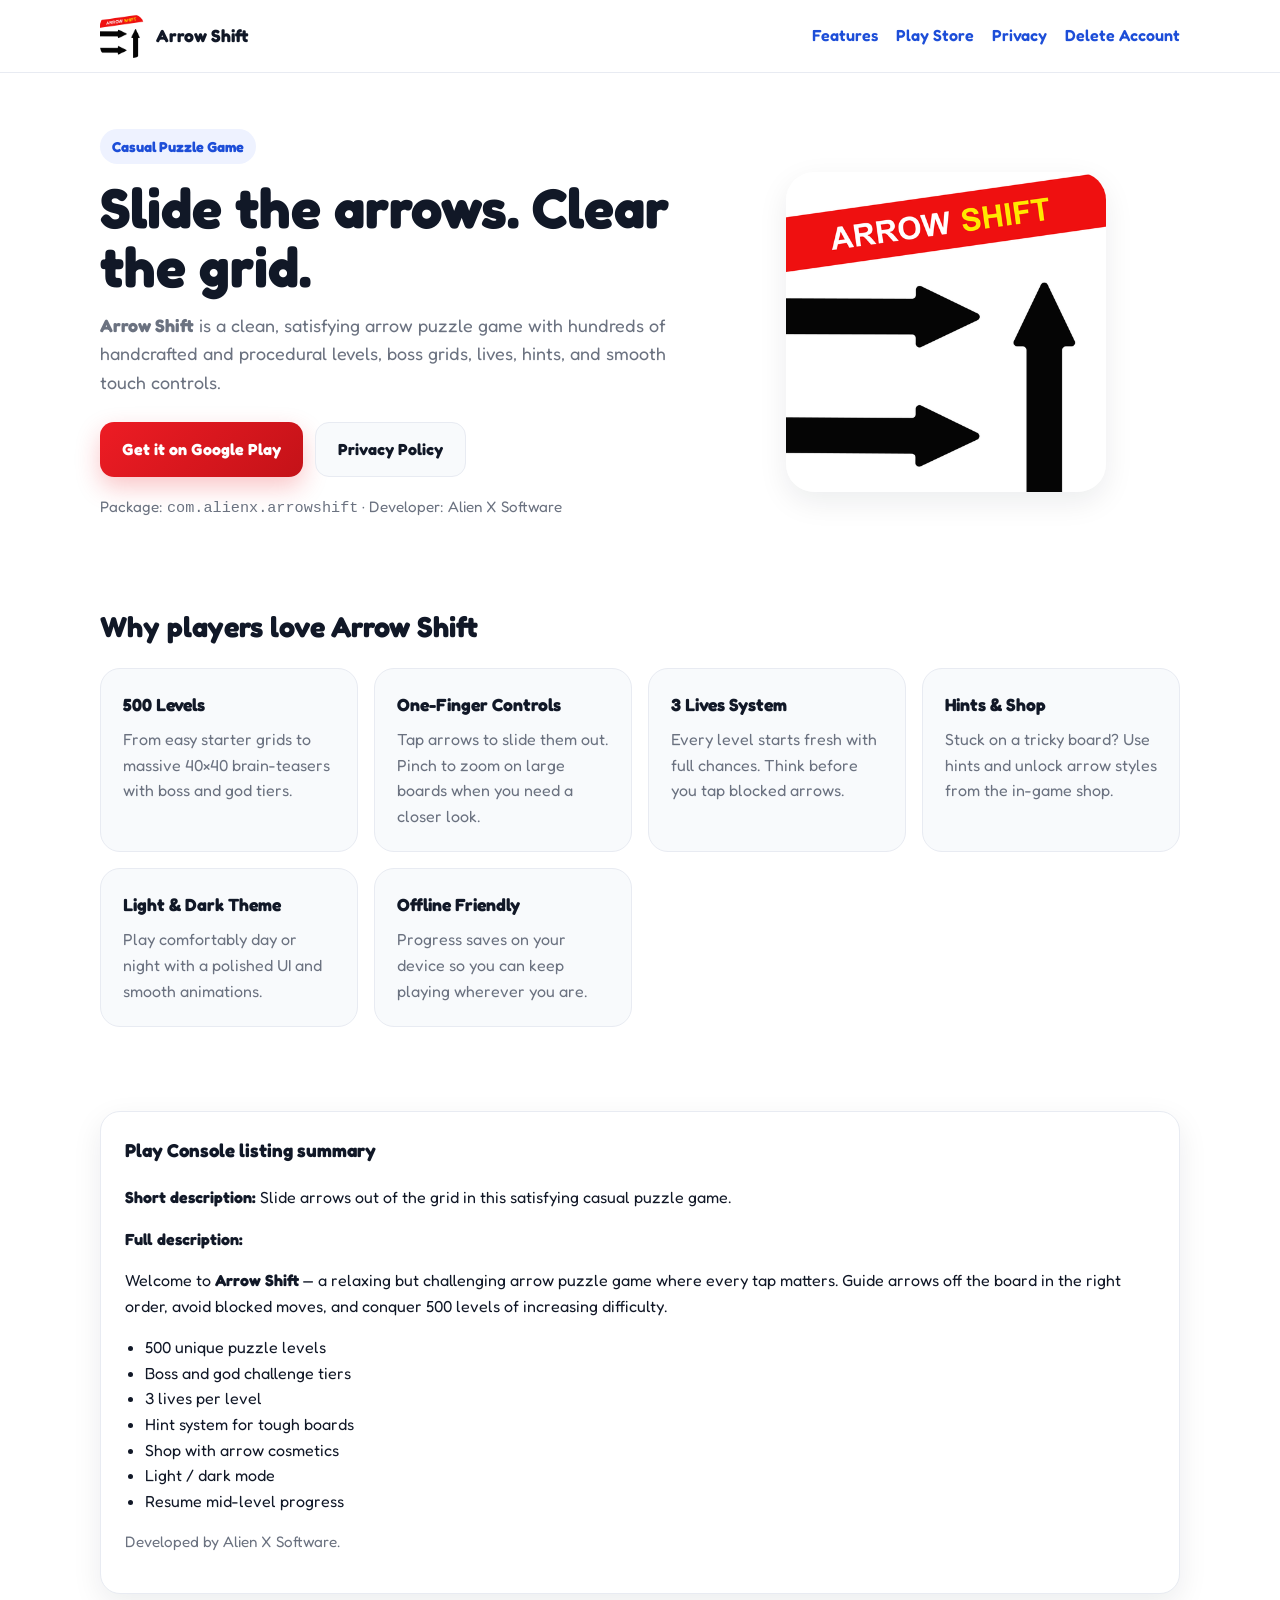
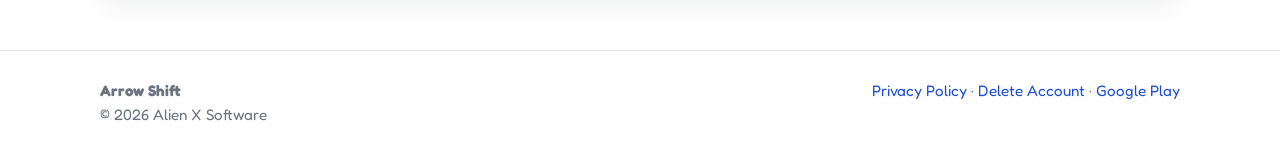
<file: index.html>
<!DOCTYPE html>
<html lang="en">
<head>
  <meta charset="UTF-8">
  <meta name="viewport" content="width=device-width, initial-scale=1.0">
  <title>Arrow Shift — Slide Arrows, Solve the Grid | Alien X Software</title>
  <meta name="description" content="Arrow Shift is a casual arrow puzzle game with 500 levels, boss challenges, lives, hints, and smooth one-finger controls. By Alien X Software.">
  <meta name="author" content="Alien X Software">
  <link rel="icon" type="image/png" href="assets/logo.png">
  <link rel="preconnect" href="https://fonts.googleapis.com">
  <link rel="preconnect" href="https://fonts.gstatic.com" crossorigin>
  <link href="https://fonts.googleapis.com/css2?family=Fredoka:wght@400;600;700;800&display=swap" rel="stylesheet">
  <link rel="stylesheet" href="styles.css">
</head>
<body>
  <header class="site-header">
    <div class="container nav">
      <a class="brand" href="index.html">
        <img src="assets/logo.png" alt="Arrow Shift logo">
        <strong>Arrow Shift</strong>
      </a>
      <nav class="nav-links">
        <a href="#features">Features</a>
        <a href="#listing">Play Store</a>
        <a href="privacy-policy.html">Privacy</a>
        <a href="delete-account.html">Delete Account</a>
      </nav>
    </div>
  </header>

  <main>
    <section class="hero">
      <div class="container hero-grid">
        <div>
          <span class="eyebrow">Casual Puzzle Game</span>
          <h1>Slide the arrows. Clear the grid.</h1>
          <p class="lead">
            <strong>Arrow Shift</strong> is a clean, satisfying arrow puzzle game with
            hundreds of handcrafted and procedural levels, boss grids, lives, hints,
            and smooth touch controls.
          </p>
          <div class="cta-row">
            <a class="btn btn-primary" href="https://play.google.com/store/apps/details?id=com.alienx.arrowshift" target="_blank" rel="noopener">
              Get it on Google Play
            </a>
            <a class="btn btn-secondary" href="privacy-policy.html">Privacy Policy</a>
          </div>
          <p class="meta">
            Package: <code>com.alienx.arrowshift</code> · Developer: Alien X Software
          </p>
        </div>
        <div>
          <img class="hero-logo" src="assets/logo.png" alt="Arrow Shift app icon">
        </div>
      </div>
    </section>

    <section class="section" id="features">
      <div class="container">
        <h2>Why players love Arrow Shift</h2>
        <div class="feature-grid">
          <article class="card">
            <h3>500 Levels</h3>
            <p>From easy starter grids to massive 40×40 brain-teasers with boss and god tiers.</p>
          </article>
          <article class="card">
            <h3>One-Finger Controls</h3>
            <p>Tap arrows to slide them out. Pinch to zoom on large boards when you need a closer look.</p>
          </article>
          <article class="card">
            <h3>3 Lives System</h3>
            <p>Every level starts fresh with full chances. Think before you tap blocked arrows.</p>
          </article>
          <article class="card">
            <h3>Hints & Shop</h3>
            <p>Stuck on a tricky board? Use hints and unlock arrow styles from the in-game shop.</p>
          </article>
          <article class="card">
            <h3>Light & Dark Theme</h3>
            <p>Play comfortably day or night with a polished UI and smooth animations.</p>
          </article>
          <article class="card">
            <h3>Offline Friendly</h3>
            <p>Progress saves on your device so you can keep playing wherever you are.</p>
          </article>
        </div>
      </div>
    </section>

    <section class="section" id="listing">
      <div class="container">
        <div class="listing-box">
          <h3>Play Console listing summary</h3>
          <p><strong>Short description:</strong> Slide arrows out of the grid in this satisfying casual puzzle game.</p>
          <p><strong>Full description:</strong></p>
          <p>
            Welcome to <strong>Arrow Shift</strong> — a relaxing but challenging arrow puzzle game
            where every tap matters. Guide arrows off the board in the right order, avoid blocked moves,
            and conquer 500 levels of increasing difficulty.
          </p>
          <ul>
            <li>500 unique puzzle levels</li>
            <li>Boss and god challenge tiers</li>
            <li>3 lives per level</li>
            <li>Hint system for tough boards</li>
            <li>Shop with arrow cosmetics</li>
            <li>Light / dark mode</li>
            <li>Resume mid-level progress</li>
          </ul>
          <p class="meta">Developed by Alien X Software.</p>
        </div>
      </div>
    </section>
  </main>

  <footer class="site-footer">
    <div class="container footer-grid">
      <div>
        <strong>Arrow Shift</strong><br>
        © 2026 Alien X Software
      </div>
      <div>
        <a href="privacy-policy.html">Privacy Policy</a> ·
        <a href="delete-account.html">Delete Account</a> ·
        <a href="https://play.google.com/store/apps/details?id=com.alienx.arrowshift" target="_blank" rel="noopener">Google Play</a>
      </div>
    </div>
  </footer>
</body>
</html>
</file>
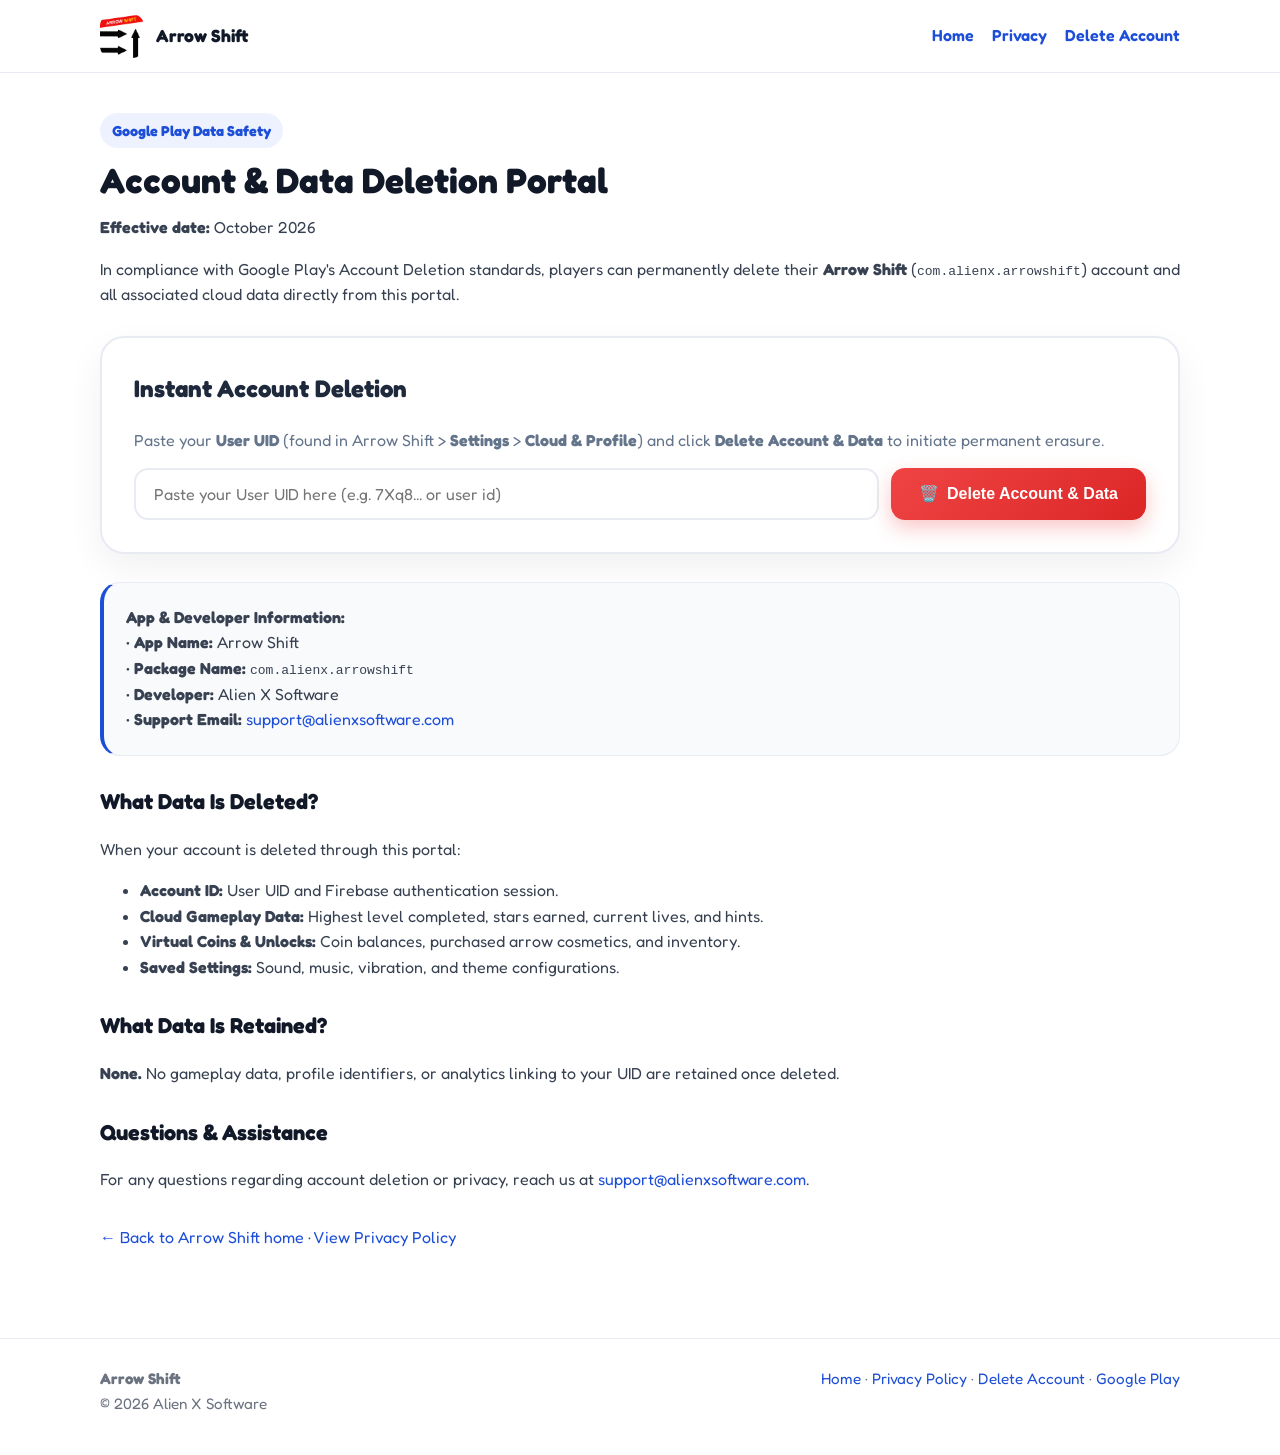
<file: delete-account.html>
<!DOCTYPE html>
<html lang="en">
<head>
  <meta charset="UTF-8">
  <meta name="viewport" content="width=device-width, initial-scale=1.0">
  <title>Account & Data Deletion — Arrow Shift | Alien X Software</title>
  <meta name="description" content="Request immediate deletion of your Arrow Shift account and associated gameplay data. Compliant with Google Play data safety standards.">
  <link rel="icon" type="image/png" href="assets/logo.png">
  <link rel="preconnect" href="https://fonts.googleapis.com">
  <link rel="preconnect" href="https://fonts.gstatic.com" crossorigin>
  <link href="https://fonts.googleapis.com/css2?family=Fredoka:wght@400;600;700;800&display=swap" rel="stylesheet">
  <link rel="stylesheet" href="styles.css">
  <style>
    /* Custom interactive deletion portal styles */
    .portal-card {
      background: #ffffff;
      border: 2px solid var(--line);
      border-radius: 24px;
      padding: 32px;
      box-shadow: 0 14px 36px rgba(0, 0, 0, 0.06);
      margin: 28px 0;
    }
    .input-group {
      display: flex;
      gap: 12px;
      flex-wrap: wrap;
      margin-top: 14px;
    }
    .uid-field {
      flex: 1;
      min-width: 260px;
      padding: 14px 18px;
      border: 2px solid var(--line);
      border-radius: 14px;
      font-family: inherit;
      font-size: 1rem;
      outline: none;
      transition: border-color 0.2s, box-shadow 0.2s;
    }
    .uid-field:focus {
      border-color: var(--blue);
      box-shadow: 0 0 0 4px rgba(29, 78, 216, 0.12);
    }
    .btn-delete {
      background: linear-gradient(135deg, #ef4444, #dc2626);
      color: #ffffff;
      padding: 14px 28px;
      border-radius: 14px;
      font-weight: 800;
      font-size: 1rem;
      border: none;
      cursor: pointer;
      display: inline-flex;
      align-items: center;
      gap: 8px;
      box-shadow: 0 8px 20px rgba(239, 68, 68, 0.3);
      transition: transform 0.15s, opacity 0.15s;
    }
    .btn-delete:hover {
      transform: translateY(-1px);
      opacity: 0.95;
    }
    .btn-delete:active {
      transform: translateY(1px);
    }

    /* Modal Overlay */
    .modal-overlay {
      position: fixed;
      top: 0;
      left: 0;
      width: 100vw;
      height: 100vh;
      background: rgba(15, 23, 42, 0.7);
      backdrop-filter: blur(6px);
      display: none;
      align-items: center;
      justify-content: center;
      z-index: 1000;
      padding: 20px;
    }
    .modal-overlay.active {
      display: flex;
      animation: fadeIn 0.2s ease-out;
    }
    .modal-box {
      background: #ffffff;
      max-width: 480px;
      width: 100%;
      border-radius: 28px;
      padding: 32px 28px;
      box-shadow: 0 25px 50px -12px rgba(0, 0, 0, 0.35);
      text-align: center;
      position: relative;
      animation: popUp 0.25s cubic-bezier(0.175, 0.885, 0.32, 1.275);
    }
    .modal-icon {
      width: 72px;
      height: 72px;
      border-radius: 50%;
      display: flex;
      align-items: center;
      justify-content: center;
      margin: 0 auto 18px;
      font-size: 36px;
    }
    .icon-warn {
      background: #fef2f2;
      color: #ef4444;
      border: 3px solid #fecaca;
    }
    .icon-success {
      background: #f0fdf4;
      color: #16a34a;
      border: 3px solid #bbf7d0;
    }
    .modal-title {
      font-size: 1.45rem;
      font-weight: 800;
      margin: 0 0 10px;
      color: #0f172a;
    }
    .modal-desc {
      font-size: 0.98rem;
      color: #475569;
      line-height: 1.5;
      margin: 0 0 24px;
    }
    .modal-actions {
      display: flex;
      gap: 12px;
      justify-content: center;
    }
    .btn-cancel {
      background: #f1f5f9;
      color: #475569;
      padding: 12px 22px;
      border-radius: 12px;
      font-weight: 700;
      border: none;
      cursor: pointer;
      font-size: 0.95rem;
    }
    .btn-cancel:hover {
      background: #e2e8f0;
    }
    .btn-confirm {
      background: #dc2626;
      color: #ffffff;
      padding: 12px 24px;
      border-radius: 12px;
      font-weight: 800;
      border: none;
      cursor: pointer;
      font-size: 0.95rem;
    }
    .btn-confirm:hover {
      background: #b91c1c;
    }
    .btn-ok {
      background: var(--blue);
      color: #ffffff;
      padding: 14px 32px;
      border-radius: 14px;
      font-weight: 800;
      border: none;
      cursor: pointer;
      font-size: 1rem;
      width: 100%;
    }

    /* 10-Second Progress Card */
    .progress-card {
      display: none;
      background: #f8fafc;
      border: 2px dashed #cbd5e1;
      border-radius: 20px;
      padding: 24px;
      margin-top: 20px;
      text-align: center;
    }
    .progress-card.active {
      display: block;
      animation: fadeIn 0.3s ease;
    }
    .progress-bar-bg {
      width: 100%;
      height: 14px;
      background: #e2e8f0;
      border-radius: 999px;
      overflow: hidden;
      margin: 16px 0 12px;
    }
    .progress-bar-fill {
      height: 100%;
      width: 0%;
      background: linear-gradient(90deg, #ef4444, #f59e0b, #10b981);
      border-radius: 999px;
      transition: width 1s linear;
    }
    .step-log {
      font-size: 0.9rem;
      color: #64748b;
      margin: 8px 0 0;
      font-weight: 600;
    }

    @keyframes fadeIn {
      from { opacity: 0; }
      to { opacity: 1; }
    }
    @keyframes popUp {
      from { transform: scale(0.9); opacity: 0; }
      to { transform: scale(1); opacity: 1; }
    }
  </style>
</head>
<body>
  <header class="site-header">
    <div class="container nav">
      <a class="brand" href="index.html">
        <img src="assets/logo.png" alt="Arrow Shift logo">
        <strong>Arrow Shift</strong>
      </a>
      <nav class="nav-links">
        <a href="index.html">Home</a>
        <a href="privacy-policy.html">Privacy</a>
        <a href="delete-account.html">Delete Account</a>
      </nav>
    </div>
  </header>

  <main class="policy">
    <div class="container">
      <span class="eyebrow">Google Play Data Safety</span>
      <h1>Account & Data Deletion Portal</h1>
      <p><strong>Effective date:</strong> October 2026</p>
      <p>
        In compliance with Google Play's Account Deletion standards, players can permanently delete their
        <strong>Arrow Shift</strong> (<code>com.alienx.arrowshift</code>) account and all associated cloud data
        directly from this portal.
      </p>

      <!-- Live Deletion Tool Card -->
      <div class="portal-card">
        <h2 style="margin-top: 0; font-size: 1.5rem; color: #1e293b;">Instant Account Deletion</h2>
        <p style="color: #64748b; margin-bottom: 8px;">
          Paste your <strong>User UID</strong> (found in Arrow Shift > <strong>Settings</strong> > <strong>Cloud & Profile</strong>) 
          and click <strong>Delete Account & Data</strong> to initiate permanent erasure.
        </p>

        <div class="input-group">
          <input 
            type="text" 
            id="uidInput" 
            class="uid-field" 
            placeholder="Paste your User UID here (e.g. 7Xq8... or user id)"
            spellcheck="false"
          >
          <button 
            type="button" 
            class="btn-delete" 
            id="btnStartDelete"
            onclick="promptConfirmDeletion()"
          >
            <span>🗑️</span>
            <span>Delete Account & Data</span>
          </button>
        </div>

        <!-- 10-Second Countdown & Progress Box -->
        <div id="progressBox" class="progress-card">
          <div style="font-size: 1.15rem; font-weight: 800; color: #0f172a;" id="countdownText">
            Deleting account in <span id="timerSec" style="color: #ef4444; font-size: 1.3rem;">10</span> seconds...
          </div>
          <div class="progress-bar-bg">
            <div id="progressFill" class="progress-bar-fill"></div>
          </div>
          <p id="stepLog" class="step-log">Connecting to cloud database...</p>
        </div>

        <!-- Success notice if already deleted -->
        <div id="deletedBadge" style="display: none; margin-top: 18px; padding: 14px; background: #ecfdf5; border-radius: 12px; border: 1px solid #a7f3d0; color: #065f46;">
          <strong>✅ Account & data deleted successfully.</strong> The cloud records for this UID have been purged. Please uninstall the app to clear local cache.
        </div>
      </div>

      <div class="card" style="margin: 24px 0; border-left: 4px solid var(--blue);">
        <p><strong>App & Developer Information:</strong></p>
        <p>• <strong>App Name:</strong> Arrow Shift</p>
        <p>• <strong>Package Name:</strong> <code>com.alienx.arrowshift</code></p>
        <p>• <strong>Developer:</strong> Alien X Software</p>
        <p>• <strong>Support Email:</strong> <a href="mailto:support@alienxsoftware.com">support@alienxsoftware.com</a></p>
      </div>

      <h2>What Data Is Deleted?</h2>
      <p>When your account is deleted through this portal:</p>
      <ul>
        <li><strong>Account ID:</strong> User UID and Firebase authentication session.</li>
        <li><strong>Cloud Gameplay Data:</strong> Highest level completed, stars earned, current lives, and hints.</li>
        <li><strong>Virtual Coins & Unlocks:</strong> Coin balances, purchased arrow cosmetics, and inventory.</li>
        <li><strong>Saved Settings:</strong> Sound, music, vibration, and theme configurations.</li>
      </ul>

      <h2>What Data Is Retained?</h2>
      <p>
        <strong>None.</strong> No gameplay data, profile identifiers, or analytics linking to your UID are retained once deleted.
      </p>

      <h2>Questions & Assistance</h2>
      <p>
        For any questions regarding account deletion or privacy, reach us at 
        <a href="mailto:support@alienxsoftware.com">support@alienxsoftware.com</a>.
      </p>

      <p style="margin-top: 32px;">
        <a href="index.html">← Back to Arrow Shift home</a> · 
        <a href="privacy-policy.html">View Privacy Policy</a>
      </p>
    </div>
  </main>

  <!-- MODAL 1: CONFIRMATION -->
  <div id="confirmModal" class="modal-overlay">
    <div class="modal-box">
      <div class="modal-icon icon-warn">⚠️</div>
      <h3 class="modal-title">Delete Account & Data?</h3>
      <p class="modal-desc">
        Are you sure you want to permanently delete your Arrow Shift account and all associated data for UID:<br>
        <strong id="confirmUidDisplay" style="color: #ef4444; word-break: break-all;">[UID]</strong><br><br>
        <strong>Warning:</strong> All levels, stars, coins, and unlocks will be permanently lost and cannot be recovered.
      </p>
      <div class="modal-actions">
        <button type="button" class="btn-cancel" onclick="closeConfirmModal()">Cancel</button>
        <button type="button" class="btn-confirm" onclick="start10SecondDeletion()">Yes, Delete Account</button>
      </div>
    </div>
  </div>

  <!-- MODAL 2: SUCCESS & UNINSTALL PROMPT -->
  <div id="uninstallModal" class="modal-overlay">
    <div class="modal-box">
      <div class="modal-icon icon-success">✅</div>
      <h3 class="modal-title">Account Successfully Deleted!</h3>
      <p class="modal-desc" style="color: #1e293b;">
        All cloud data, levels, coins, and records associated with your account have been <strong>permanently deleted</strong> from our servers.
      </p>
      <div style="background: #fef2f2; border: 2px dashed #fca5a5; border-radius: 16px; padding: 14px; margin-bottom: 24px; text-align: left;">
        <div style="font-weight: 800; color: #b91c1c; margin-bottom: 4px;">📲 Important Next Step:</div>
        <div style="font-size: 0.92rem; color: #7f1d1d; line-height: 1.4;">
          <strong>Please uninstall the Arrow Shift app</strong> from your phone now. This will completely remove any locally cached files, scores, and offline tokens from your device.
        </div>
      </div>
      <button type="button" class="btn-ok" onclick="closeUninstallModal()">OK, Got It</button>
    </div>
  </div>

  <footer class="site-footer">
    <div class="container footer-grid">
      <div>
        <strong>Arrow Shift</strong><br>
        © 2026 Alien X Software
      </div>
      <div>
        <a href="index.html">Home</a> ·
        <a href="privacy-policy.html">Privacy Policy</a> ·
        <a href="delete-account.html">Delete Account</a> ·
        <a href="https://play.google.com/store/apps/details?id=com.alienx.arrowshift" target="_blank" rel="noopener">Google Play</a>
      </div>
    </div>
  </footer>

  <script>
    // Automatically read ?uid=... parameter if redirected from app
    window.addEventListener('DOMContentLoaded', () => {
      const urlParams = new URLSearchParams(window.location.search);
      const uidFromUrl = urlParams.get('uid');
      if (uidFromUrl) {
        document.getElementById('uidInput').value = uidFromUrl;
      }
    });

    const confirmModal = document.getElementById('confirmModal');
    const uninstallModal = document.getElementById('uninstallModal');
    const progressBox = document.getElementById('progressBox');
    const progressFill = document.getElementById('progressFill');
    const timerSec = document.getElementById('timerSec');
    const stepLog = document.getElementById('stepLog');
    const deletedBadge = document.getElementById('deletedBadge');
    const btnStartDelete = document.getElementById('btnStartDelete');
    const uidInput = document.getElementById('uidInput');

    let currentTargetUid = '';
    let deletionTimer = null;

    // STEP 1: Show Confirmation Popup
    function promptConfirmDeletion() {
      const uid = uidInput.value.trim();
      if (!uid) {
        alert('Please enter or paste your User UID from Arrow Shift settings.');
        uidInput.focus();
        return;
      }

      currentTargetUid = uid;
      document.getElementById('confirmUidDisplay').textContent = uid;
      confirmModal.classList.add('active');
    }

    function closeConfirmModal() {
      confirmModal.classList.remove('active');
    }

    // STEP 2: 10-Second Deletion Progress
    function start10SecondDeletion() {
      closeConfirmModal();

      btnStartDelete.disabled = true;
      btnStartDelete.style.opacity = '0.5';
      uidInput.disabled = true;
      progressBox.classList.add('active');

      let remaining = 10;
      progressFill.style.width = '0%';
      timerSec.textContent = remaining;

      const steps = [
        { sec: 9, text: '🔍 Connecting to Arrow Shift cloud database...' },
        { sec: 7, text: '🗑️ Removing unlocked levels, stars & high scores...' },
        { sec: 5, text: '🪙 Purging coins, shop unlocks & inventory...' },
        { sec: 3, text: '🔒 Revoking authentication tokens & cloud UID...' },
        { sec: 1, text: '✨ Finalizing permanent database wipe...' },
      ];

      deletionTimer = setInterval(() => {
        remaining--;
        timerSec.textContent = remaining;
        const progressPercent = ((10 - remaining) / 10) * 100;
        progressFill.style.width = progressPercent + '%';

        // Update status text
        const step = steps.find(s => s.sec === remaining);
        if (step) {
          stepLog.textContent = step.text;
        }

        if (remaining <= 0) {
          clearInterval(deletionTimer);
          completeDeletion();
        }
      }, 1000);
    }

    // STEP 3: Complete Deletion & Show Uninstall Popup
    function completeDeletion() {
      progressBox.classList.remove('active');
      deletedBadge.style.display = 'block';
      btnStartDelete.disabled = false;
      btnStartDelete.style.opacity = '1';
      uidInput.disabled = false;
      uidInput.value = '';

      // Trigger second popup: Please Uninstall App
      uninstallModal.classList.add('active');
    }

    function closeUninstallModal() {
      uninstallModal.classList.remove('active');
    }
  </script>
</body>
</html>
</file>
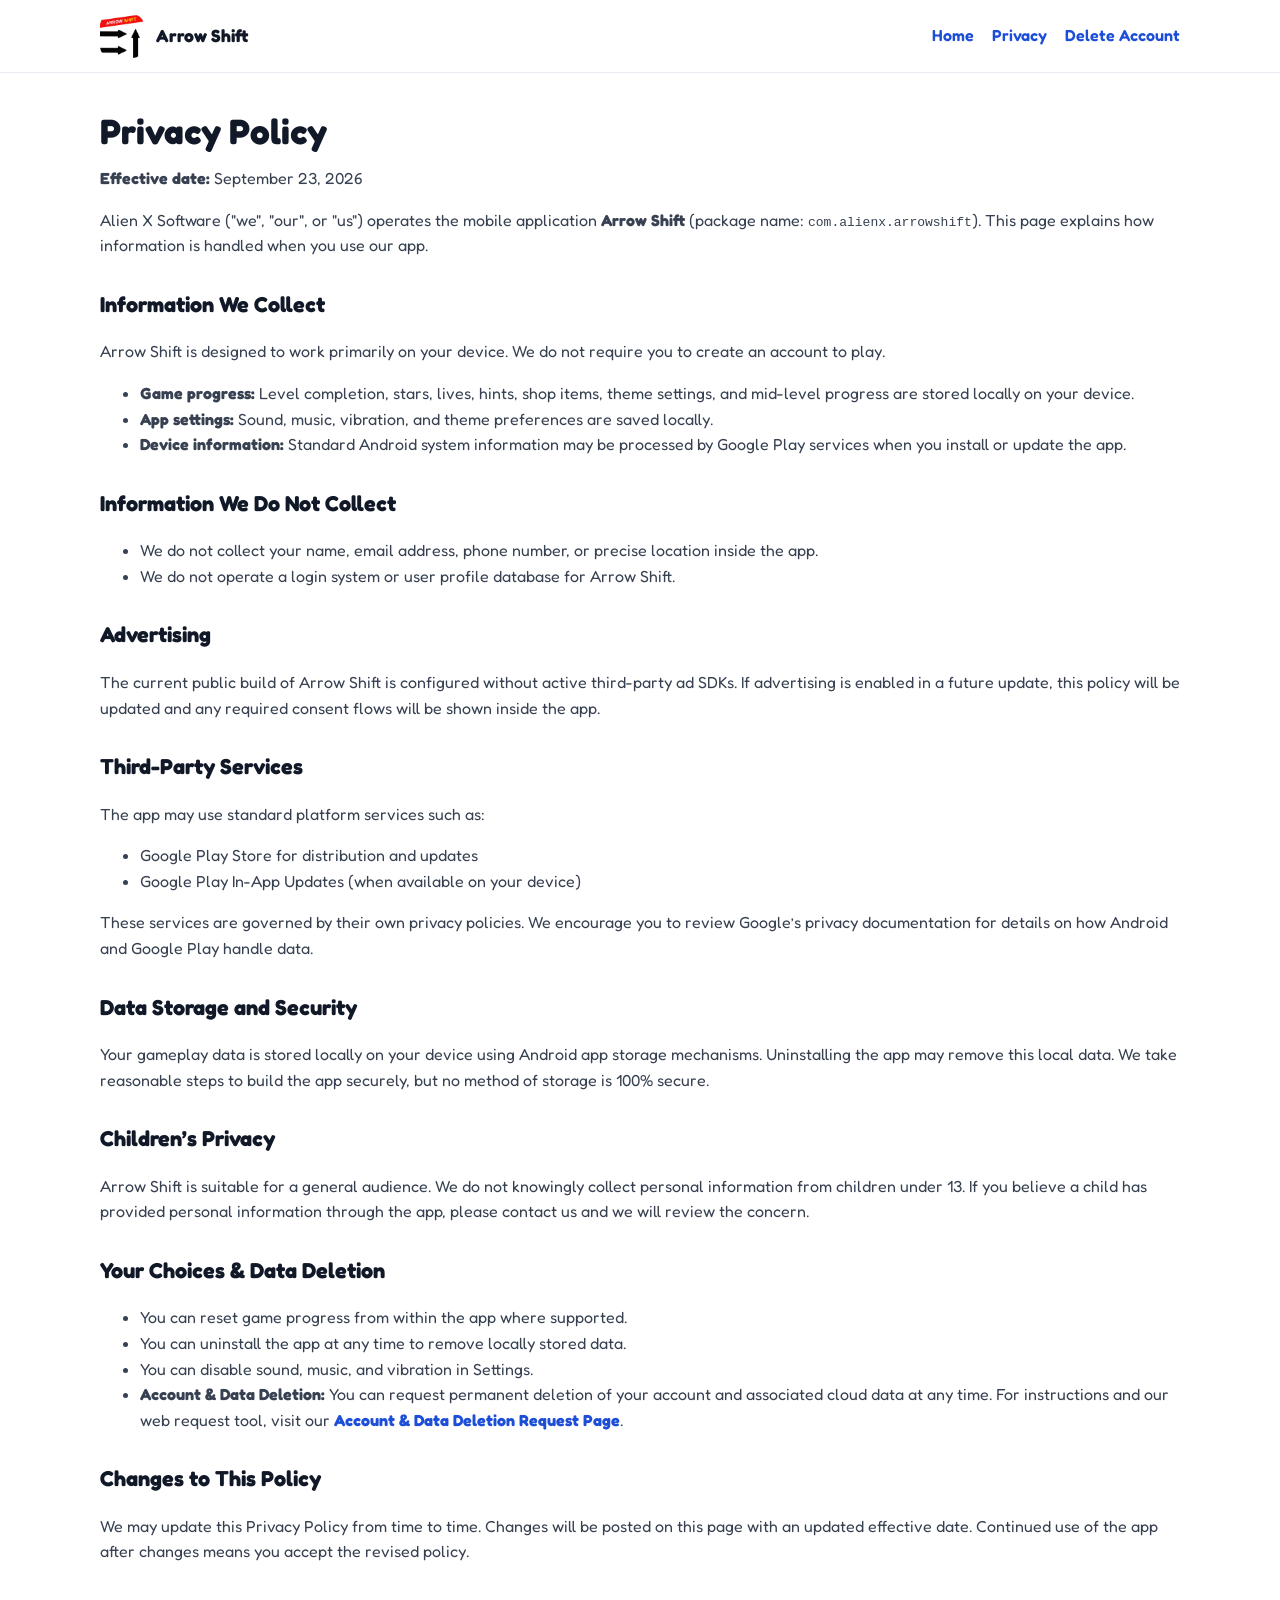
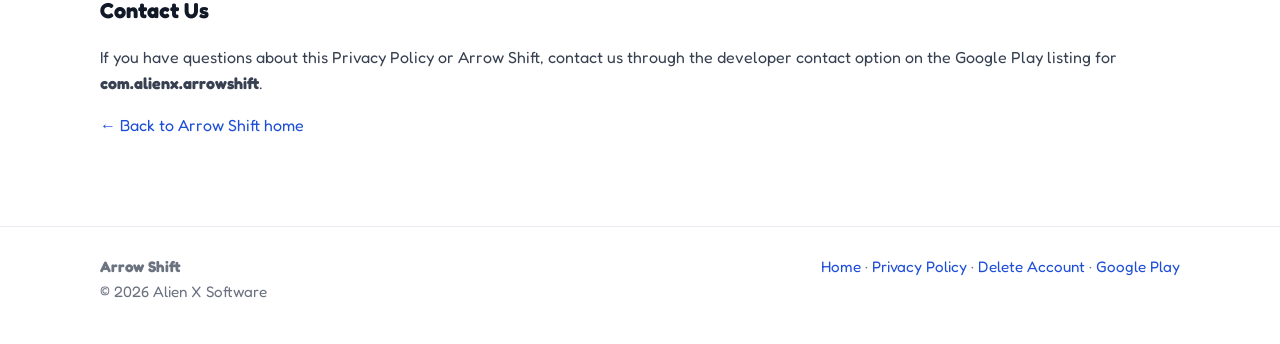
<file: privacy-policy.html>
<!DOCTYPE html>
<html lang="en">
<head>
  <meta charset="UTF-8">
  <meta name="viewport" content="width=device-width, initial-scale=1.0">
  <title>Privacy Policy — Arrow Shift | Alien X Software</title>
  <meta name="description" content="Privacy Policy for Arrow Shift by Alien X Software.">
  <link rel="icon" type="image/png" href="assets/logo.png">
  <link rel="preconnect" href="https://fonts.googleapis.com">
  <link rel="preconnect" href="https://fonts.gstatic.com" crossorigin>
  <link href="https://fonts.googleapis.com/css2?family=Fredoka:wght@400;600;700;800&display=swap" rel="stylesheet">
  <link rel="stylesheet" href="styles.css">
</head>
<body>
  <header class="site-header">
    <div class="container nav">
      <a class="brand" href="index.html">
        <img src="assets/logo.png" alt="Arrow Shift logo">
        <strong>Arrow Shift</strong>
      </a>
      <nav class="nav-links">
        <a href="index.html">Home</a>
        <a href="privacy-policy.html">Privacy</a>
        <a href="delete-account.html">Delete Account</a>
      </nav>
    </div>
  </header>

  <main class="policy">
    <div class="container">
      <h1>Privacy Policy</h1>
      <p><strong>Effective date:</strong> September 23, 2026</p>
      <p>
        Alien X Software ("we", "our", or "us") operates the mobile application
        <strong>Arrow Shift</strong> (package name: <code>com.alienx.arrowshift</code>).
        This page explains how information is handled when you use our app.
      </p>

      <h2>Information We Collect</h2>
      <p>
        Arrow Shift is designed to work primarily on your device. We do not require you to
        create an account to play.
      </p>
      <ul>
        <li><strong>Game progress:</strong> Level completion, stars, lives, hints, shop items, theme settings, and mid-level progress are stored locally on your device.</li>
        <li><strong>App settings:</strong> Sound, music, vibration, and theme preferences are saved locally.</li>
        <li><strong>Device information:</strong> Standard Android system information may be processed by Google Play services when you install or update the app.</li>
      </ul>

      <h2>Information We Do Not Collect</h2>
      <ul>
        <li>We do not collect your name, email address, phone number, or precise location inside the app.</li>
        <li>We do not operate a login system or user profile database for Arrow Shift.</li>
      </ul>

      <h2>Advertising</h2>
      <p>
        The current public build of Arrow Shift is configured without active third-party ad SDKs.
        If advertising is enabled in a future update, this policy will be updated and any required
        consent flows will be shown inside the app.
      </p>

      <h2>Third-Party Services</h2>
      <p>The app may use standard platform services such as:</p>
      <ul>
        <li>Google Play Store for distribution and updates</li>
        <li>Google Play In-App Updates (when available on your device)</li>
      </ul>
      <p>
        These services are governed by their own privacy policies. We encourage you to review
        Google’s privacy documentation for details on how Android and Google Play handle data.
      </p>

      <h2>Data Storage and Security</h2>
      <p>
        Your gameplay data is stored locally on your device using Android app storage mechanisms.
        Uninstalling the app may remove this local data. We take reasonable steps to build the app
        securely, but no method of storage is 100% secure.
      </p>

      <h2>Children’s Privacy</h2>
      <p>
        Arrow Shift is suitable for a general audience. We do not knowingly collect personal
        information from children under 13. If you believe a child has provided personal information
        through the app, please contact us and we will review the concern.
      </p>

      <h2>Your Choices & Data Deletion</h2>
      <ul>
        <li>You can reset game progress from within the app where supported.</li>
        <li>You can uninstall the app at any time to remove locally stored data.</li>
        <li>You can disable sound, music, and vibration in Settings.</li>
        <li>
          <strong>Account & Data Deletion:</strong> You can request permanent deletion of your account and associated cloud data at any time.
          For instructions and our web request tool, visit our 
          <a href="delete-account.html"><strong>Account & Data Deletion Request Page</strong></a>.
        </li>
      </ul>

      <h2>Changes to This Policy</h2>
      <p>
        We may update this Privacy Policy from time to time. Changes will be posted on this page
        with an updated effective date. Continued use of the app after changes means you accept the
        revised policy.
      </p>

      <h2>Contact Us</h2>
      <p>
        If you have questions about this Privacy Policy or Arrow Shift, contact us through the
        developer contact option on the Google Play listing for
        <strong>com.alienx.arrowshift</strong>.
      </p>

      <p><a href="index.html">← Back to Arrow Shift home</a></p>
    </div>
  </main>

  <footer class="site-footer">
    <div class="container footer-grid">
      <div>
        <strong>Arrow Shift</strong><br>
        © 2026 Alien X Software
      </div>
      <div>
        <a href="index.html">Home</a> ·
        <a href="privacy-policy.html">Privacy Policy</a> ·
        <a href="delete-account.html">Delete Account</a> ·
        <a href="https://play.google.com/store/apps/details?id=com.alienx.arrowshift" target="_blank" rel="noopener">Google Play</a>
      </div>
    </div>
  </footer>
</body>
</html>
</file>
<file: styles.css>
:root {
  --bg: #ffffff;
  --surface: #f8fafc;
  --text: #111827;
  --muted: #6b7280;
  --line: #e8ebf2;
  --blue: #1d4ed8;
  --blue-soft: #eef2ff;
  --red: #ed1c24;
  --yellow: #fbbf24;
  --radius: 20px;
  --shadow: 0 10px 30px rgba(17, 24, 39, 0.08);
}

* {
  box-sizing: border-box;
}

html {
  scroll-behavior: smooth;
}

body {
  margin: 0;
  font-family: "Fredoka", "Segoe UI", sans-serif;
  color: var(--text);
  background: var(--bg);
  line-height: 1.6;
}

a {
  color: var(--blue);
  text-decoration: none;
}

a:hover {
  text-decoration: underline;
}

img {
  max-width: 100%;
  display: block;
}

.container {
  width: min(1080px, calc(100% - 32px));
  margin: 0 auto;
}

.site-header {
  position: sticky;
  top: 0;
  z-index: 10;
  backdrop-filter: blur(12px);
  background: rgba(255, 255, 255, 0.92);
  border-bottom: 1px solid var(--line);
}

.nav {
  display: flex;
  align-items: center;
  justify-content: space-between;
  gap: 16px;
  padding: 14px 0;
}

.brand {
  display: flex;
  align-items: center;
  gap: 12px;
  color: inherit;
  text-decoration: none;
}

.brand img {
  width: 44px;
  height: 44px;
  border-radius: 12px;
}

.brand strong {
  font-size: 1.1rem;
}

.nav-links {
  display: flex;
  gap: 18px;
  flex-wrap: wrap;
  font-weight: 600;
}

.hero {
  padding: 56px 0 40px;
}

.hero-grid {
  display: grid;
  grid-template-columns: 1.1fr 0.9fr;
  gap: 40px;
  align-items: center;
}

.hero-logo {
  width: min(320px, 100%);
  margin: 0 auto;
  border-radius: 28px;
  box-shadow: var(--shadow);
}

.eyebrow {
  display: inline-block;
  padding: 6px 12px;
  border-radius: 999px;
  background: var(--blue-soft);
  color: var(--blue);
  font-weight: 700;
  font-size: 0.9rem;
  margin-bottom: 14px;
}

h1 {
  font-size: clamp(2.2rem, 5vw, 3.5rem);
  line-height: 1.05;
  margin: 0 0 16px;
}

.lead {
  font-size: 1.12rem;
  color: var(--muted);
  margin: 0 0 24px;
}

.cta-row {
  display: flex;
  flex-wrap: wrap;
  gap: 12px;
  margin-bottom: 18px;
}

.btn {
  display: inline-flex;
  align-items: center;
  justify-content: center;
  gap: 8px;
  padding: 14px 22px;
  border-radius: 14px;
  font-weight: 800;
  border: 0;
  cursor: pointer;
  text-decoration: none;
}

.btn-primary {
  background: linear-gradient(135deg, var(--red), #c41218);
  color: #fff;
  box-shadow: 0 10px 24px rgba(237, 28, 36, 0.25);
}

.btn-secondary {
  background: var(--surface);
  color: var(--text);
  border: 1px solid var(--line);
}

.meta {
  color: var(--muted);
  font-size: 0.95rem;
}

.section {
  padding: 28px 0 56px;
}

.section h2 {
  font-size: 1.8rem;
  margin: 0 0 18px;
}

.feature-grid,
.info-grid {
  display: grid;
  grid-template-columns: repeat(auto-fit, minmax(220px, 1fr));
  gap: 16px;
}

.card {
  background: var(--surface);
  border: 1px solid var(--line);
  border-radius: var(--radius);
  padding: 22px;
}

.card h3 {
  margin: 0 0 8px;
  font-size: 1.1rem;
}

.card p {
  margin: 0;
  color: var(--muted);
}

.listing-box {
  background: #fff;
  border: 1px solid var(--line);
  border-radius: var(--radius);
  padding: 24px;
  box-shadow: var(--shadow);
}

.listing-box h3 {
  margin-top: 0;
}

.listing-box ul {
  margin: 0;
  padding-left: 20px;
}

.policy {
  padding: 40px 0 72px;
}

.policy h1 {
  font-size: 2.2rem;
}

.policy h2 {
  margin-top: 28px;
  font-size: 1.35rem;
}

.policy p,
.policy li {
  color: #374151;
}

.site-footer {
  border-top: 1px solid var(--line);
  padding: 28px 0 40px;
  color: var(--muted);
  font-size: 0.95rem;
}

.footer-grid {
  display: flex;
  flex-wrap: wrap;
  gap: 12px 24px;
  justify-content: space-between;
}

@media (max-width: 820px) {
  .hero-grid {
    grid-template-columns: 1fr;
  }

  .nav-links {
    display: none;
  }
}
</file>
